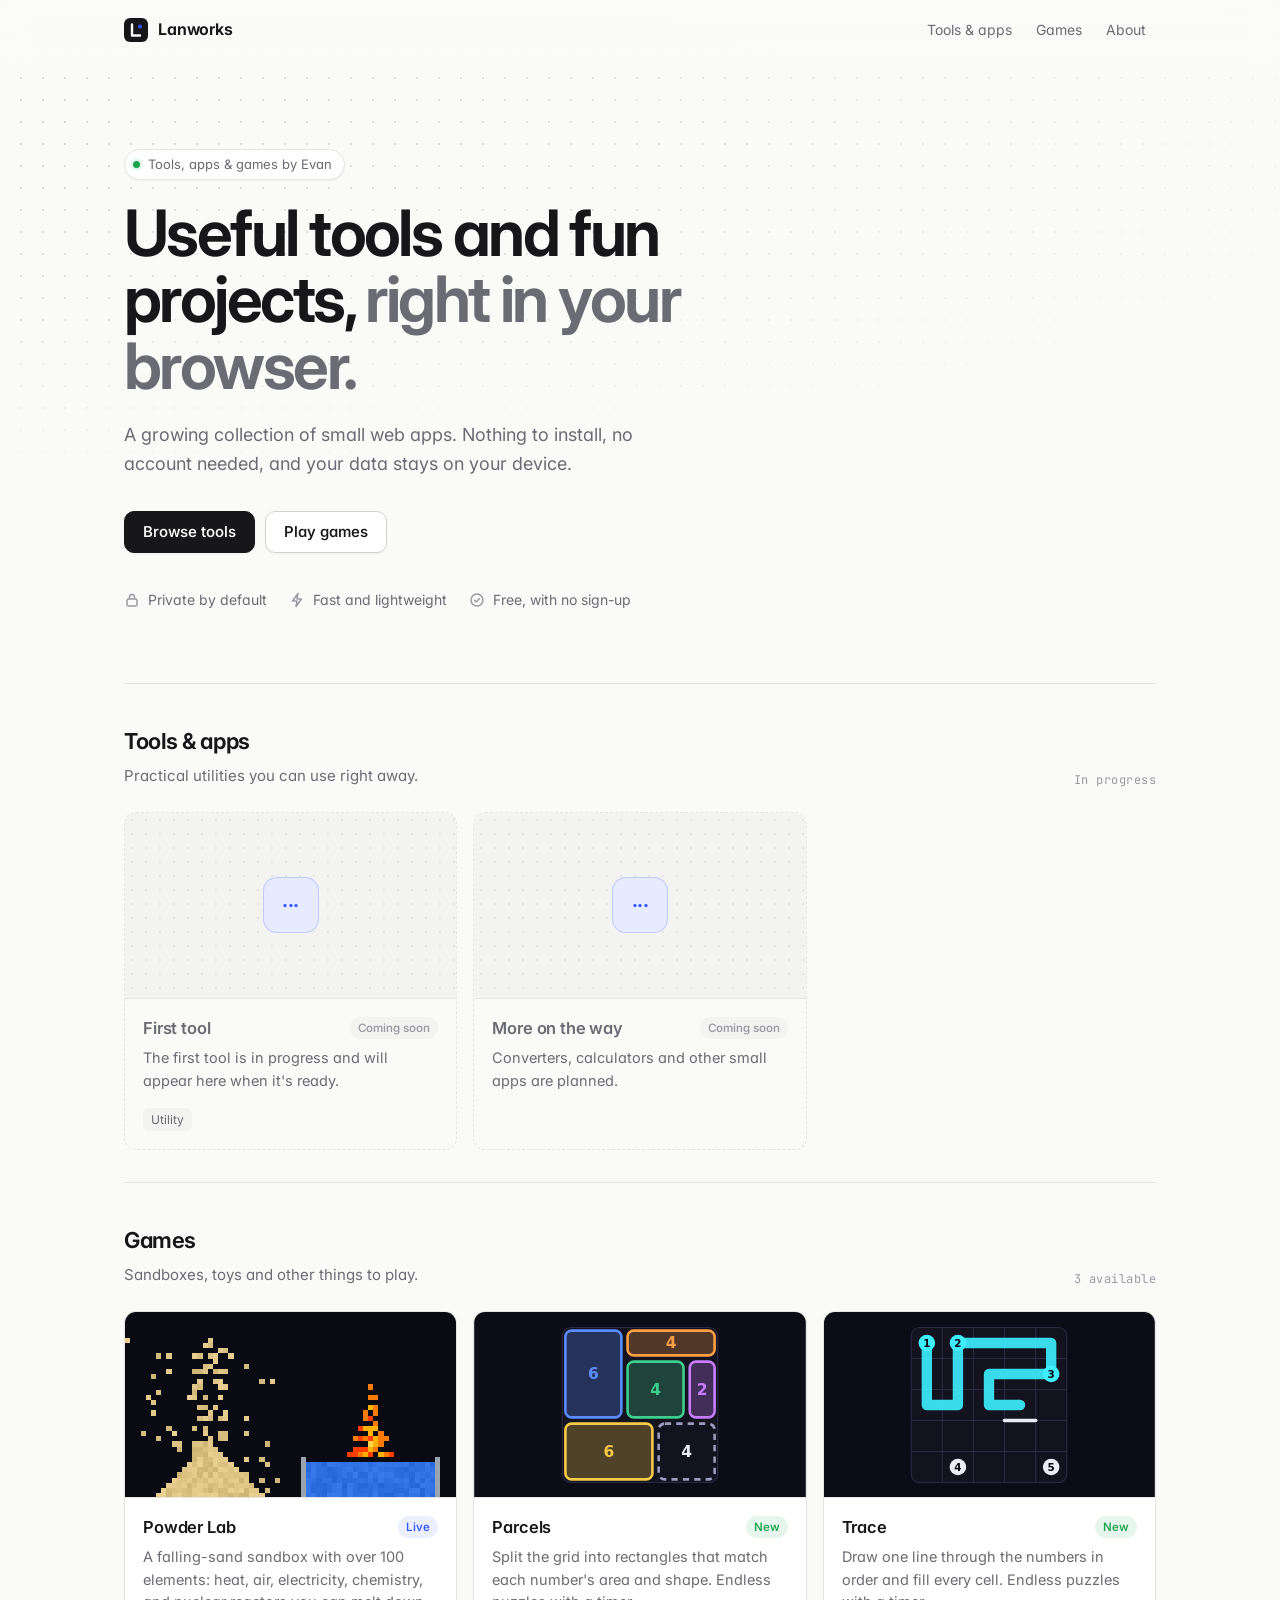
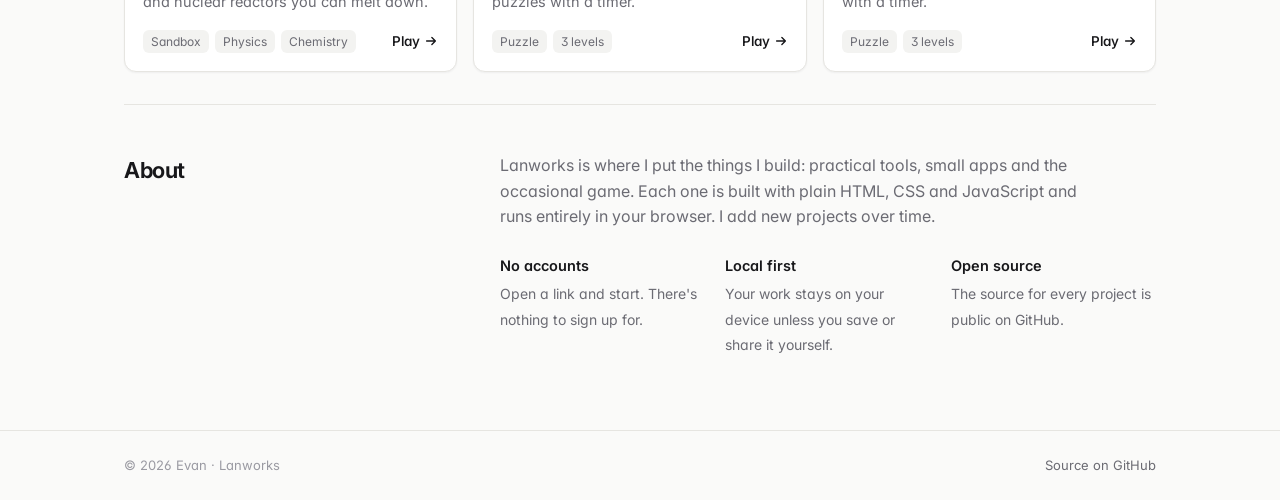
<file: index.html>
<!doctype html>
<html lang="en">
<head>
  <meta charset="utf-8">
  <meta name="viewport" content="width=device-width, initial-scale=1">
  <title>Lanworks</title>
  <meta name="description" content="Lanworks: free web tools, apps and games by Evan. They run in your browser, with no installs and no accounts.">
  <meta name="theme-color" content="#fafaf9" media="(prefers-color-scheme: light)">
  <meta name="theme-color" content="#0e0e10" media="(prefers-color-scheme: dark)">
  <meta property="og:title" content="Lanworks">
  <meta property="og:description" content="Free web tools, apps and games. No installs, no accounts.">
  <meta property="og:type" content="website">
  <link rel="icon" href="assets/img/favicon.svg" type="image/svg+xml">
  <link rel="preconnect" href="https://fonts.googleapis.com">
  <link rel="preconnect" href="https://fonts.gstatic.com" crossorigin>
  <link rel="stylesheet" href="https://fonts.googleapis.com/css2?family=Inter:wght@400;500;600;700&family=JetBrains+Mono:wght@400;500&display=swap">
  <link rel="stylesheet" href="assets/css/tokens.css?v=2">
  <link rel="stylesheet" href="assets/css/site.css?v=2">
  <script src="assets/js/catalog.js?v=4" defer></script>
  <script src="assets/js/site.js?v=2" defer></script>
</head>
<body>
  <header class="site-header" id="top">
    <div class="wrap">
      <a class="logo" href="./" aria-label="Lanworks home">
        <svg width="24" height="24" viewBox="0 0 24 24" aria-hidden="true"><rect width="24" height="24" rx="6" fill="currentColor"/><path d="M8 6.5v11h8" fill="none" stroke="var(--bg)" stroke-width="2.4" stroke-linecap="round" stroke-linejoin="round"/><circle cx="16" cy="8.5" r="2" fill="var(--accent)"/></svg>
        Lanworks
      </a>
      <nav class="nav" id="nav"><a href="#about">About</a></nav>
    </div>
  </header>

  <main class="wrap">
    <section class="hero">
      <p class="eyebrow">Tools, apps &amp; games by Evan</p>
      <h1>Useful tools and fun projects, <em>right in your browser.</em></h1>
      <p class="tagline">A growing collection of small web apps. Nothing to install, no account needed, and your data stays on your device.</p>
      <div class="actions" id="hero-actions">
        <a class="btn btn-primary" href="#tools">Browse tools</a>
        <a class="btn" href="#games">Play games</a>
      </div>
      <ul class="facts">
        <li><svg width="16" height="16" viewBox="0 0 16 16" fill="none" stroke="currentColor" stroke-width="1.5" aria-hidden="true"><rect x="3" y="7" width="10" height="7" rx="1.5"/><path d="M5.5 7V5a2.5 2.5 0 0 1 5 0v2"/></svg>Private by default</li>
        <li><svg width="16" height="16" viewBox="0 0 16 16" fill="none" stroke="currentColor" stroke-width="1.5" aria-hidden="true"><path d="M9 1.5 3.5 9H8l-1 5.5L12.5 7H8z" stroke-linejoin="round"/></svg>Fast and lightweight</li>
        <li><svg width="16" height="16" viewBox="0 0 16 16" fill="none" stroke="currentColor" stroke-width="1.5" aria-hidden="true"><circle cx="8" cy="8" r="6"/><path d="M5.5 8.2 7.2 10l3.3-3.5" stroke-linecap="round" stroke-linejoin="round"/></svg>Free, with no sign-up</li>
      </ul>
    </section>

    <div id="catalog">
      <noscript>
        <section class="shelf"><h2>Games</h2><p><a href="games/powder/">Powder Lab</a></p></section>
      </noscript>
    </div>

    <section class="about" id="about">
      <h2>About</h2>
      <div>
        <p>Lanworks is where I put the things I build: practical tools, small apps and the occasional game. Each one is built with plain HTML, CSS and JavaScript and runs entirely in your browser. I add new projects over time.</p>
        <ul class="principles">
          <li><b>No accounts</b><span>Open a link and start. There's nothing to sign up for.</span></li>
          <li><b>Local first</b><span>Your work stays on your device unless you save or share it yourself.</span></li>
          <li><b>Open source</b><span>The source for every project is public on GitHub.</span></li>
        </ul>
      </div>
    </section>
  </main>

  <footer class="site-footer">
    <div class="wrap">
      <span>&copy; <span id="year">2026</span> Evan &middot; Lanworks</span>
      <a href="https://github.com/EvanLAN1337/evan-test-stuff">Source on GitHub</a>
    </div>
  </footer>
</body>
</html>
</file>
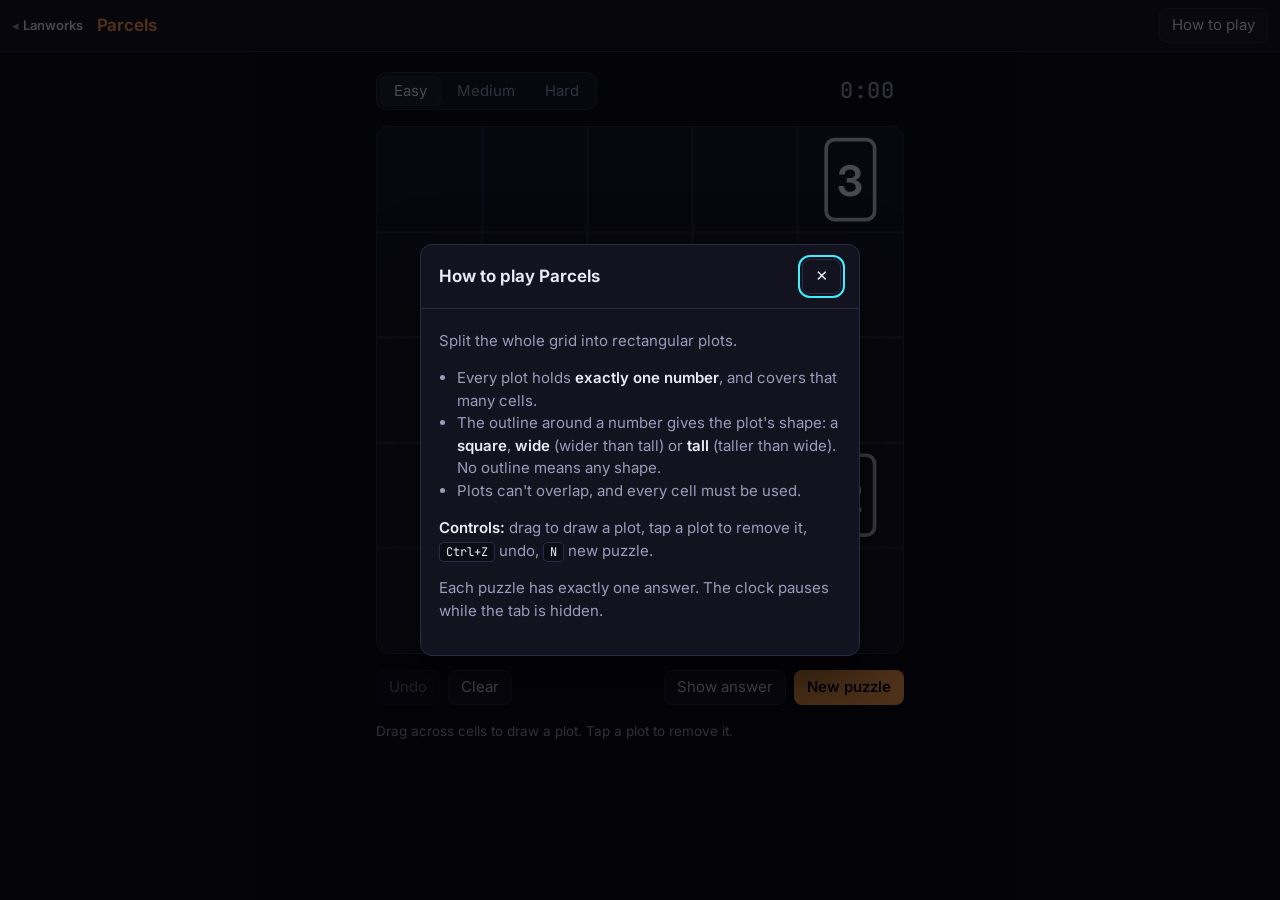
<file: games/parcels/index.html>
<!doctype html>
<html lang="en">
<head>
  <meta charset="utf-8">
  <meta name="viewport" content="width=device-width, initial-scale=1, viewport-fit=cover">
  <title>Parcels · Lanworks</title>
  <meta name="description" content="Endless rectangle puzzle: split the grid into plots that match each number's area and shape.">
  <meta name="theme-color" content="#07070d">
  <link rel="icon" href="../../assets/img/favicon.svg" type="image/svg+xml">
  <link rel="preconnect" href="https://fonts.googleapis.com">
  <link rel="preconnect" href="https://fonts.gstatic.com" crossorigin>
  <link rel="stylesheet" href="https://fonts.googleapis.com/css2?family=Inter:wght@400;500;600;700&family=JetBrains+Mono:wght@400;500&display=swap">
  <link rel="stylesheet" href="../../assets/css/game.css">
  <link rel="stylesheet" href="../../assets/css/puzzle.css">
  <style>:root { --accent-game: #ff9f43; }</style>
  <script type="module" src="js/main.js"></script>
</head>
<body>
  <header class="topbar">
    <a class="home" href="../../" title="Back to Lanworks">&#9666; <b>Lanworks</b></a>
    <h1 class="title">Parcels</h1>
    <button type="button" class="tb" id="btn-help">How to play</button>
  </header>

  <main class="pz">
    <div class="pz-bar">
      <div class="seg" id="levels" role="group" aria-label="Difficulty">
        <button type="button" data-level="easy">Easy</button>
        <button type="button" data-level="medium">Medium</button>
        <button type="button" data-level="hard">Hard</button>
      </div>
      <div class="clock" aria-live="off"><span id="time">0:00</span><span id="best" class="best"></span></div>
    </div>

    <div class="board-wrap">
      <svg id="board" class="board" role="img" aria-label="Puzzle grid"></svg>
      <div class="win" id="win" hidden><div class="win-card"></div></div>
    </div>

    <div class="pz-actions">
      <button type="button" class="tb" id="btn-undo" title="Undo (Ctrl+Z)">Undo</button>
      <button type="button" class="tb" id="btn-reset">Clear</button>
      <span class="spacer"></span>
      <button type="button" class="tb" id="btn-reveal">Show answer</button>
      <button type="button" class="tb primary" id="btn-new" title="New puzzle (N)">New puzzle</button>
    </div>
    <p class="tip">Drag across cells to draw a plot. Tap a plot to remove it.</p>
    <noscript><p class="tip">Parcels needs JavaScript.</p></noscript>
  </main>

  <dialog id="help" class="dlg">
    <form method="dialog">
      <header class="dlg-head">
        <h2>How to play Parcels</h2>
        <button class="tb" value="close" aria-label="Close">&#10005;</button>
      </header>
      <div class="dlg-body">
        <p>Split the whole grid into rectangular plots.</p>
        <ul>
          <li>Every plot holds <b>exactly one number</b>, and covers that many cells.</li>
          <li>The outline around a number gives the plot's shape: a <b>square</b>, <b>wide</b> (wider than tall) or <b>tall</b> (taller than wide). No outline means any shape.</li>
          <li>Plots can't overlap, and every cell must be used.</li>
        </ul>
        <p><b>Controls:</b> drag to draw a plot, tap a plot to remove it, <kbd>Ctrl+Z</kbd> undo, <kbd>N</kbd> new puzzle.</p>
        <p>Each puzzle has exactly one answer. The clock pauses while the tab is hidden.</p>
      </div>
    </form>
  </dialog>
</body>
</html>
</file>
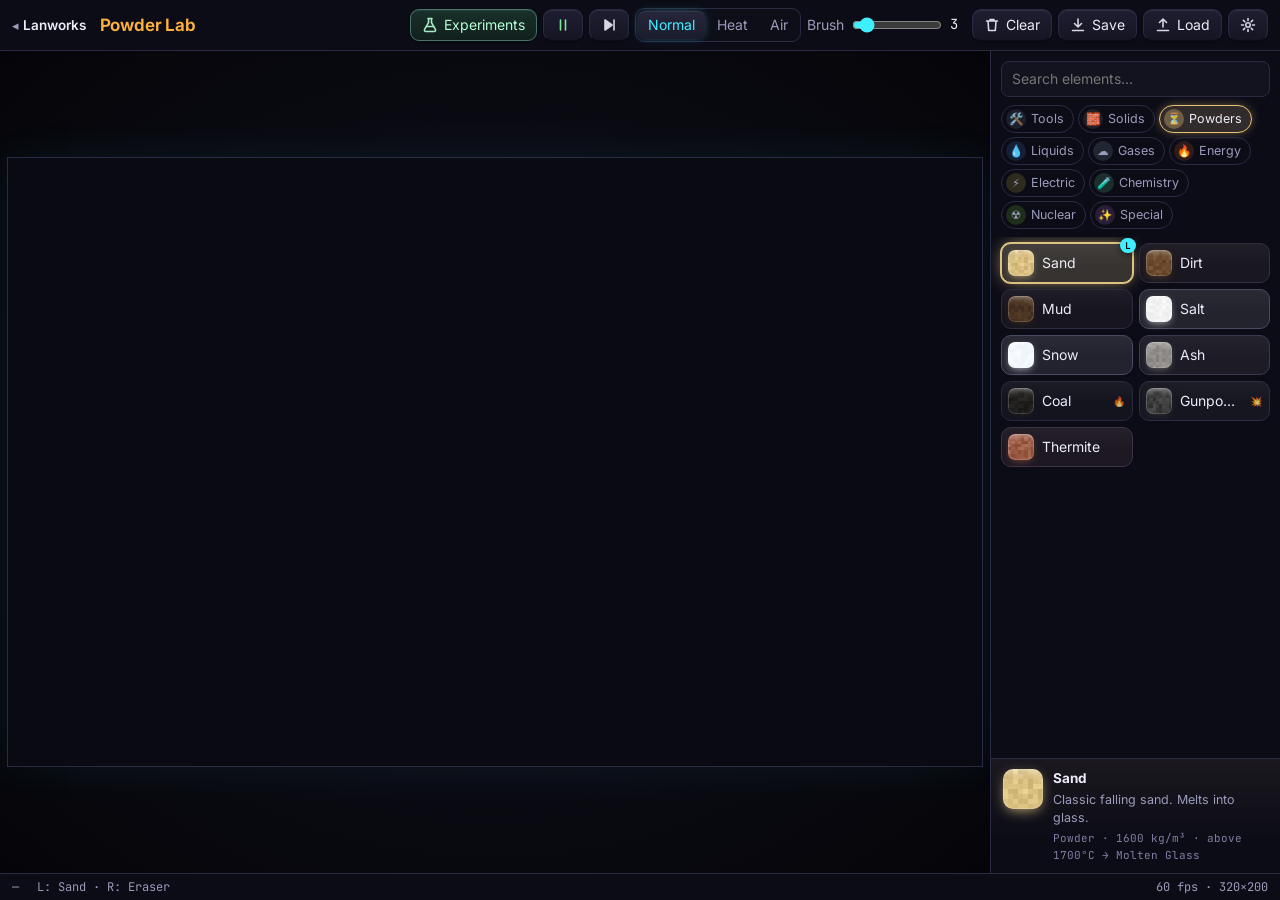
<file: games/powder/index.html>
<!doctype html>
<html lang="en">
<head>
  <meta charset="utf-8">
  <meta name="viewport" content="width=device-width, initial-scale=1, viewport-fit=cover">
  <title>Powder Lab · Lanworks</title>
  <meta name="description" content="Falling-sand physics sandbox with heat, air pressure, fire and electricity.">
  <meta name="theme-color" content="#07070d">
  <link rel="icon" href="../../assets/img/favicon.svg" type="image/svg+xml">
  <link rel="preconnect" href="https://fonts.googleapis.com">
  <link rel="preconnect" href="https://fonts.gstatic.com" crossorigin>
  <link rel="stylesheet" href="https://fonts.googleapis.com/css2?family=Inter:wght@400;500;600;700&family=JetBrains+Mono:wght@400;500&display=swap">
  <link rel="stylesheet" href="../../assets/css/game.css">
  <link rel="stylesheet" href="css/powder.css?v=2">
  <script type="module" src="js/main.js?v=2"></script>
</head>
<body>
  <header class="topbar">
    <a class="home" href="../../" title="Back to Lanworks">&#9666; <b>Lanworks</b></a>
    <h1 class="title">Powder Lab</h1>
    <div class="controls">
      <button type="button" id="btn-lab" class="tb lab" title="Ready-made experiments"><svg class="ico" width="16" height="16" viewBox="0 0 16 16" fill="none" stroke="currentColor" stroke-width="1.6" stroke-linecap="round" stroke-linejoin="round" aria-hidden="true"><path d="M6 1.5h4M6.5 1.5v4.2L2.6 12.4A1.4 1.4 0 0 0 3.8 14.5h8.4a1.4 1.4 0 0 0 1.2-2.1L9.5 5.7V1.5"/><path d="M4.4 9.5h7.2"/></svg><span>Experiments</span></button>
      <button type="button" id="btn-play" class="tb play" title="Pause (Space)" aria-label="Pause"><svg class="ico i-pause" width="16" height="16" viewBox="0 0 16 16" fill="none" stroke="currentColor" stroke-width="1.6" stroke-linecap="round" stroke-linejoin="round" aria-hidden="true"><path d="M5.5 3v10M10.5 3v10"/></svg><svg class="ico i-play" width="16" height="16" viewBox="0 0 16 16" fill="none" stroke="currentColor" stroke-width="1.6" stroke-linecap="round" stroke-linejoin="round" aria-hidden="true"><path d="M5 2.8v10.4L13 8z" fill="currentColor"/></svg></button>
      <button type="button" id="btn-step" class="tb" title="Step one frame (F)" aria-label="Step"><svg class="ico" width="16" height="16" viewBox="0 0 16 16" fill="none" stroke="currentColor" stroke-width="1.6" stroke-linecap="round" stroke-linejoin="round" aria-hidden="true"><path d="M4 3v10l7-5z" fill="currentColor"/><path d="M13 3v10"/></svg></button>
      <div class="seg" role="group" aria-label="View">
        <button type="button" data-view="normal" title="Normal view (1)">Normal</button>
        <button type="button" data-view="heat" title="Temperature view (2)">Heat</button>
        <button type="button" data-view="air" title="Air pressure view (3)">Air</button>
      </div>
      <label class="brush" title="Brush size ([ / ] or mouse wheel)">Brush
        <input id="brush" type="range" min="0" max="30" value="3"><output id="brush-val">3</output>
      </label>
      <button type="button" id="btn-clear" class="tb danger" title="Clear everything"><svg class="ico" width="16" height="16" viewBox="0 0 16 16" fill="none" stroke="currentColor" stroke-width="1.6" stroke-linecap="round" stroke-linejoin="round" aria-hidden="true"><path d="M2.5 4h11M6 4V2.5h4V4M4 4l.7 9.5h6.6L12 4"/></svg><span>Clear</span></button>
      <button type="button" id="btn-save" class="tb" title="Save scene to a file (Ctrl+S)"><svg class="ico" width="16" height="16" viewBox="0 0 16 16" fill="none" stroke="currentColor" stroke-width="1.6" stroke-linecap="round" stroke-linejoin="round" aria-hidden="true"><path d="M8 2v8M4.5 6.5 8 10l3.5-3.5M2.5 13.5h11"/></svg><span>Save</span></button>
      <button type="button" id="btn-load" class="tb" title="Load a scene file (Ctrl+O)"><svg class="ico" width="16" height="16" viewBox="0 0 16 16" fill="none" stroke="currentColor" stroke-width="1.6" stroke-linecap="round" stroke-linejoin="round" aria-hidden="true"><path d="M8 10V2M4.5 5.5 8 2l3.5 3.5M2.5 13.5h11"/></svg><span>Load</span></button>
      <input id="file" type="file" accept=".powder" hidden>
      <button type="button" id="btn-settings" class="tb" title="Settings &amp; controls" aria-label="Settings"><svg class="ico" width="16" height="16" viewBox="0 0 16 16" fill="none" stroke="currentColor" stroke-width="1.6" stroke-linecap="round" stroke-linejoin="round" aria-hidden="true"><circle cx="8" cy="8" r="2.2"/><path d="M8 1.5v2M8 12.5v2M1.5 8h2M12.5 8h2M3.4 3.4l1.4 1.4M11.2 11.2l1.4 1.4M3.4 12.6l1.4-1.4M11.2 4.8l1.4-1.4"/></svg></button>
    </div>
  </header>

  <div class="workspace">
    <main class="stage" id="stage">
      <canvas id="canvas" aria-label="Simulation canvas"></canvas>
      <div id="cursor" class="cursor" hidden></div>
      <div id="toast" class="toast" role="status" aria-live="polite"></div>
      <noscript><p class="noscript">Powder Lab needs JavaScript.</p></noscript>
    </main>

    <aside class="palette" id="palette" aria-label="Elements">
      <div class="palette-head"><input type="search" placeholder="Search elements..." aria-label="Search elements"></div>
      <nav class="cat-tabs" role="tablist"></nav>
      <div class="items"></div>
      <p class="item-desc"></p>
    </aside>
  </div>

  <footer class="statusbar">
    <span id="hover">&mdash;</span>
    <span id="selected"></span>
    <span id="fps"></span>
  </footer>

  <dialog id="experiments" class="dlg lab-dlg">
    <form method="dialog">
      <header class="dlg-head">
        <h2>Experiments</h2>
        <button class="tb" value="close" aria-label="Close">&#10005;</button>
      </header>
      <p class="lab-note">Each one clears the world and sets up something to watch. Poke at it!</p>
      <div id="experiment-list" class="exp-list"></div>
    </form>
  </dialog>

  <dialog id="settings" class="dlg">
    <form method="dialog">
      <header class="dlg-head">
        <h2>Settings</h2>
        <button class="tb" value="close" aria-label="Close">&#10005;</button>
      </header>
      <div id="settings-body" class="dlg-body"></div>
      <section class="help">
        <h3>Controls</h3>
        <ul>
          <li><kbd>Left</kbd> draw selected &middot; <kbd>Right</kbd> erase (right-click an element to put it on the right button)</li>
          <li><kbd>Middle</kbd> pick element &middot; <kbd>Wheel</kbd> / <kbd>[</kbd> <kbd>]</kbd> brush size</li>
          <li><kbd>Space</kbd> pause &middot; <kbd>F</kbd> step &middot; <kbd>1</kbd><kbd>2</kbd><kbd>3</kbd> views &middot; <kbd>E</kbd> eraser</li>
          <li><kbd>Ctrl+S</kbd> save &middot; <kbd>Ctrl+O</kbd> load &middot; or drop a .powder file on the canvas</li>
        </ul>
        <h3>Nuclear basics</h3>
        <ul>
          <li>Uranium gives off the odd <b>neutron</b>. A neutron that hits more uranium can split it: heat plus 2&ndash;3 new neutrons.</li>
          <li><b>Water</b>, <b>heavy water</b> and <b>graphite</b> slow neutrons down (they turn violet), and slow ones split fuel far more often.</li>
          <li><b>Control rods</b>, <b>boron</b>, <b>lead</b> and <b>concrete</b> soak neutrons up; <b>beryllium</b> bounces them back.</li>
          <li>Wire a <b>Geiger counter</b> or <b>thermostat</b> to <b>auto rods</b> to build a reactor that runs itself. Try Experiments &rarr; reactor.</li>
        </ul>
      </section>
      <footer class="dlg-foot">
        <button type="button" class="tb" id="settings-reset">Reset to defaults</button>
        <button class="tb primary" value="close">Done</button>
      </footer>
    </form>
  </dialog>
</body>
</html>
</file>
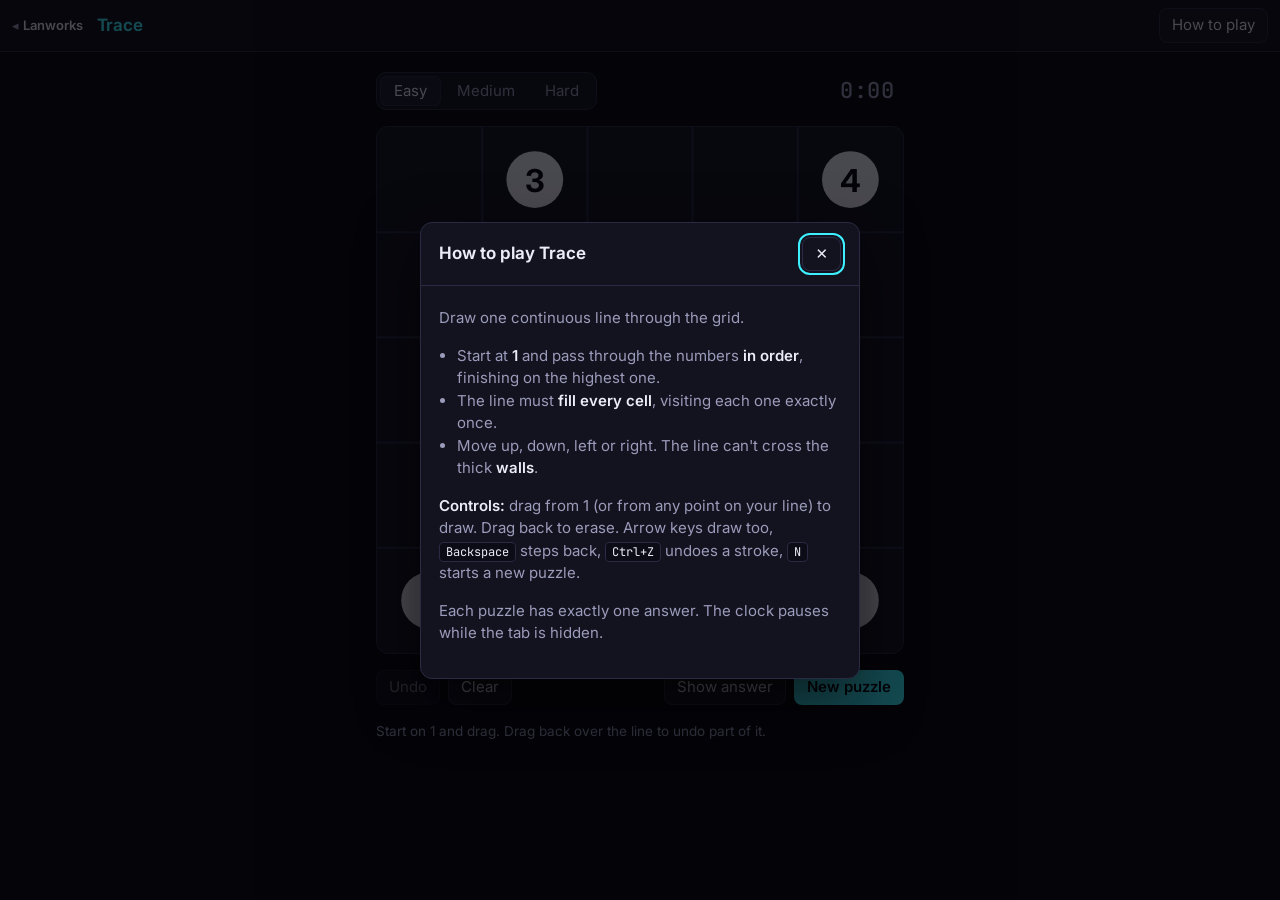
<file: games/trace/index.html>
<!doctype html>
<html lang="en">
<head>
  <meta charset="utf-8">
  <meta name="viewport" content="width=device-width, initial-scale=1, viewport-fit=cover">
  <title>Trace · Lanworks</title>
  <meta name="description" content="Endless path puzzle: draw one line through the numbers in order that fills every cell.">
  <meta name="theme-color" content="#07070d">
  <link rel="icon" href="../../assets/img/favicon.svg" type="image/svg+xml">
  <link rel="preconnect" href="https://fonts.googleapis.com">
  <link rel="preconnect" href="https://fonts.gstatic.com" crossorigin>
  <link rel="stylesheet" href="https://fonts.googleapis.com/css2?family=Inter:wght@400;500;600;700&family=JetBrains+Mono:wght@400;500&display=swap">
  <link rel="stylesheet" href="../../assets/css/game.css">
  <link rel="stylesheet" href="../../assets/css/puzzle.css">
  <style>:root { --accent-game: #3ef0ff; }</style>
  <script type="module" src="js/main.js"></script>
</head>
<body>
  <header class="topbar">
    <a class="home" href="../../" title="Back to Lanworks">&#9666; <b>Lanworks</b></a>
    <h1 class="title">Trace</h1>
    <button type="button" class="tb" id="btn-help">How to play</button>
  </header>

  <main class="pz">
    <div class="pz-bar">
      <div class="seg" id="levels" role="group" aria-label="Difficulty">
        <button type="button" data-level="easy">Easy</button>
        <button type="button" data-level="medium">Medium</button>
        <button type="button" data-level="hard">Hard</button>
      </div>
      <div class="clock" aria-live="off"><span id="time">0:00</span><span id="best" class="best"></span></div>
    </div>

    <div class="board-wrap">
      <svg id="board" class="board" role="img" aria-label="Puzzle grid"></svg>
      <div class="win" id="win" hidden><div class="win-card"></div></div>
    </div>

    <div class="pz-actions">
      <button type="button" class="tb" id="btn-undo" title="Undo last stroke (Ctrl+Z)">Undo</button>
      <button type="button" class="tb" id="btn-reset">Clear</button>
      <span class="spacer"></span>
      <button type="button" class="tb" id="btn-reveal">Show answer</button>
      <button type="button" class="tb primary" id="btn-new" title="New puzzle (N)">New puzzle</button>
    </div>
    <p class="tip">Start on 1 and drag. Drag back over the line to undo part of it.</p>
    <noscript><p class="tip">Trace needs JavaScript.</p></noscript>
  </main>

  <dialog id="help" class="dlg">
    <form method="dialog">
      <header class="dlg-head">
        <h2>How to play Trace</h2>
        <button class="tb" value="close" aria-label="Close">&#10005;</button>
      </header>
      <div class="dlg-body">
        <p>Draw one continuous line through the grid.</p>
        <ul>
          <li>Start at <b>1</b> and pass through the numbers <b>in order</b>, finishing on the highest one.</li>
          <li>The line must <b>fill every cell</b>, visiting each one exactly once.</li>
          <li>Move up, down, left or right. The line can't cross the thick <b>walls</b>.</li>
        </ul>
        <p><b>Controls:</b> drag from 1 (or from any point on your line) to draw. Drag back to erase. Arrow keys draw too, <kbd>Backspace</kbd> steps back, <kbd>Ctrl+Z</kbd> undoes a stroke, <kbd>N</kbd> starts a new puzzle.</p>
        <p>Each puzzle has exactly one answer. The clock pauses while the tab is hidden.</p>
      </div>
    </form>
  </dialog>
</body>
</html>
</file>
<file: assets/css/tokens.css>
/* Shared design tokens for the hub and any light-themed tool page.
   Game pages use game.css instead (dark palette, same fonts). */
:root {
  color-scheme: light dark;

  --bg: #fafaf9;
  --bg-2: #f3f3f1;
  --surface: #ffffff;
  --line: #e6e5e1;
  --line-strong: #d4d3ce;
  --text: #17171a;
  --muted: #6b6b73;
  --faint: #9a9aa2;

  --accent: #3355ff;
  --accent-ink: #ffffff;
  --accent-soft: rgba(51, 85, 255, .09);
  --ok: #16a34a;
  --ok-soft: rgba(22, 163, 74, .1);
  --warn: #c2700c;
  --warn-soft: rgba(194, 112, 12, .1);

  --shadow-sm: 0 1px 2px rgba(20, 20, 30, .05);
  --shadow-lg: 0 1px 2px rgba(20, 20, 30, .04), 0 12px 32px -12px rgba(20, 20, 30, .16);

  --radius: 12px;
  --radius-sm: 8px;
  --font-body: "Inter", system-ui, -apple-system, "Segoe UI", Roboto, sans-serif;
  --font-display: var(--font-body);
  --font-mono: "JetBrains Mono", ui-monospace, "Cascadia Mono", Consolas, monospace;
}

@media (prefers-color-scheme: dark) {
  :root {
    --bg: #0e0e10;
    --bg-2: #141417;
    --surface: #17171b;
    --line: #26262c;
    --line-strong: #34343b;
    --text: #ededf0;
    --muted: #9d9da6;
    --faint: #6c6c75;

    --accent: #7b93ff;
    --accent-ink: #0e0e10;
    --accent-soft: rgba(123, 147, 255, .12);
    --ok: #4ade80;
    --ok-soft: rgba(74, 222, 128, .12);
    --warn: #f0a548;
    --warn-soft: rgba(240, 165, 72, .12);

    --shadow-sm: 0 1px 2px rgba(0, 0, 0, .3);
    --shadow-lg: 0 1px 2px rgba(0, 0, 0, .3), 0 16px 40px -16px rgba(0, 0, 0, .6);
  }
}

[hidden] { display: none !important; }
</file>
<file: assets/css/site.css>
*, *::before, *::after { box-sizing: border-box; }
html { scroll-behavior: smooth; scroll-padding-top: 72px; }
body {
  margin: 0;
  min-height: 100vh;
  background: var(--bg);
  color: var(--text);
  font: 16px/1.6 var(--font-body);
  font-feature-settings: "cv11", "ss01";
  -webkit-font-smoothing: antialiased;
  overflow-x: hidden;
}
a { color: inherit; }
:focus-visible { outline: 2px solid var(--accent); outline-offset: 2px; }
@media (prefers-reduced-motion: reduce) { html { scroll-behavior: auto; } }

.wrap { max-width: 1080px; margin: 0 auto; padding: 0 24px; }

/* ---- Header ---- */
.site-header { position: sticky; top: 0; z-index: 10;
  background: color-mix(in srgb, var(--bg) 82%, transparent);
  -webkit-backdrop-filter: saturate(1.4) blur(12px); backdrop-filter: saturate(1.4) blur(12px);
  border-bottom: 1px solid transparent; transition: border-color .2s; }
.site-header.scrolled { border-bottom-color: var(--line); }
.site-header .wrap { display: flex; align-items: center; justify-content: space-between; gap: 16px; height: 60px; }
.logo { display: inline-flex; align-items: center; gap: 10px; font-weight: 650; font-size: 16px; letter-spacing: -.01em; text-decoration: none; }
.logo svg { width: 24px; height: 24px; flex: none; }
.nav { display: flex; gap: 4px; font-size: 14px; }
.nav a { padding: 6px 10px; border-radius: var(--radius-sm); text-decoration: none; color: var(--muted); transition: color .15s, background .15s; }
.nav a:hover { color: var(--text); background: var(--bg-2); }

/* ---- Hero ---- */
.hero { position: relative; padding: 88px 0 72px; }
.hero::before { content: ""; position: absolute; inset: -60px -100vw 0; z-index: -1; pointer-events: none;
  background-image: radial-gradient(var(--line-strong) 1px, transparent 1px); background-size: 22px 22px;
  -webkit-mask-image: radial-gradient(ellipse 60% 70% at 30% 20%, #000, transparent 75%);
          mask-image: radial-gradient(ellipse 60% 70% at 30% 20%, #000, transparent 75%); }
.eyebrow { display: inline-flex; align-items: center; gap: 8px; margin: 0 0 20px; padding: 4px 12px 4px 8px;
  border: 1px solid var(--line); border-radius: 999px; background: var(--surface); box-shadow: var(--shadow-sm);
  color: var(--muted); font-size: 13px; }
.eyebrow::before { content: ""; width: 7px; height: 7px; border-radius: 50%; background: var(--ok);
  box-shadow: 0 0 0 3px var(--ok-soft); }
.hero h1 { max-width: 760px; margin: 0; font-size: clamp(38px, 6.4vw, 64px); line-height: 1.04; font-weight: 650; letter-spacing: -.04em; }
.hero h1 em { font-style: normal; color: var(--muted); }
.tagline { max-width: 560px; margin: 22px 0 32px; color: var(--muted); font-size: 18px; }
.actions { display: flex; flex-wrap: wrap; gap: 10px; }
.btn { display: inline-flex; align-items: center; gap: 8px; height: 42px; padding: 0 18px; border-radius: 10px;
  border: 1px solid var(--line-strong); background: var(--surface); box-shadow: var(--shadow-sm);
  font-size: 15px; font-weight: 550; text-decoration: none; transition: background .15s, border-color .15s, transform .15s; }
.btn:hover { border-color: var(--faint); }
.btn:active { transform: translateY(1px); }
.btn-primary { background: var(--text); border-color: var(--text); color: var(--bg); }
.btn-primary:hover { background: color-mix(in srgb, var(--text) 86%, var(--bg)); border-color: transparent; }
.facts { display: flex; flex-wrap: wrap; gap: 8px 22px; margin: 36px 0 0; padding: 0; list-style: none; color: var(--muted); font-size: 14px; }
.facts li { display: inline-flex; align-items: center; gap: 8px; }
.facts svg { width: 16px; height: 16px; color: var(--faint); }

/* ---- Shelves & cards ---- */
.shelf { padding: 40px 0 32px; border-top: 1px solid var(--line); }
.shelf-head { display: flex; align-items: end; justify-content: space-between; gap: 8px 24px; flex-wrap: wrap; margin-bottom: 24px; }
.shelf-head h2, .about h2 { margin: 0; font-size: 22px; font-weight: 650; letter-spacing: -.02em; }
.shelf-head p { margin: 4px 0 0; color: var(--muted); font-size: 15px; }
.count { color: var(--faint); font: 12px var(--font-mono); letter-spacing: .04em; }
.cards { display: grid; grid-template-columns: repeat(auto-fill, minmax(290px, 1fr)); gap: 16px; }

.card { --accent-card: var(--accent); position: relative; display: flex; flex-direction: column;
  background: var(--surface); border: 1px solid var(--line); border-radius: var(--radius);
  box-shadow: var(--shadow-sm); overflow: hidden; text-decoration: none;
  transition: transform .2s ease, border-color .2s, box-shadow .2s; }
a.card:hover, a.card:focus-visible { transform: translateY(-2px); border-color: var(--line-strong); box-shadow: var(--shadow-lg); outline: none; }
a.card:focus-visible { box-shadow: 0 0 0 2px var(--accent), var(--shadow-lg); }
.thumb { aspect-ratio: 16 / 9; background: var(--bg-2); border-bottom: 1px solid var(--line);
  display: grid; place-items: center; overflow: hidden; }
.thumb img { width: 100%; height: 100%; object-fit: cover; display: block; image-rendering: pixelated; transition: transform .4s ease; }
a.card:hover .thumb img { transform: scale(1.03); }
.mono { display: grid; place-items: center; width: 56px; height: 56px; border-radius: 14px;
  background: color-mix(in srgb, var(--accent-card) 12%, var(--surface)); color: var(--accent-card);
  border: 1px solid color-mix(in srgb, var(--accent-card) 22%, transparent);
  font-size: 20px; font-weight: 650; letter-spacing: -.02em; }
.card.soon .thumb { background-image: radial-gradient(var(--line) 1px, transparent 1px); background-size: 14px 14px; }
.card-body { padding: 16px 18px 18px; flex: 1; display: flex; flex-direction: column; }
.card-top { display: flex; align-items: center; justify-content: space-between; gap: 8px; }
.card h3 { margin: 0; font-size: 16.5px; font-weight: 600; letter-spacing: -.01em; }
.card p { margin: 6px 0 0; color: var(--muted); font-size: 14.5px; line-height: 1.55; }
.card-foot { display: flex; align-items: center; justify-content: space-between; gap: 8px; margin-top: auto; padding-top: 16px; }
.tags { display: flex; flex-wrap: wrap; gap: 6px; margin: 0; padding: 0; list-style: none; }
.tags li { font-size: 12px; color: var(--muted); background: var(--bg-2); border-radius: 6px; padding: 2px 8px; }
.go { flex: none; display: inline-flex; align-items: center; gap: 4px; font-size: 13.5px; font-weight: 550; color: var(--text); }
.go svg { width: 14px; height: 14px; transition: transform .2s; }
a.card:hover .go svg { transform: translateX(3px); }
.badge { flex: none; font-size: 11.5px; font-weight: 550; padding: 2px 8px; border-radius: 999px;
  background: var(--accent-soft); color: var(--accent); }
.badge-new { background: var(--ok-soft); color: var(--ok); }
.badge-beta { background: var(--warn-soft); color: var(--warn); }
.badge-soon { background: var(--bg-2); color: var(--faint); }
.card.soon { box-shadow: none; border-style: dashed; background: transparent; }
.card.soon h3 { color: var(--muted); }

/* ---- About ---- */
.about { display: grid; grid-template-columns: 1fr 2fr; gap: 24px 48px; padding: 48px 0 72px; border-top: 1px solid var(--line); }
.about p { margin: 0 0 24px; color: var(--muted); max-width: 600px; }
.principles { display: grid; grid-template-columns: repeat(3, 1fr); gap: 20px; margin: 0; padding: 0; list-style: none; }
.principles b { display: block; margin-bottom: 4px; font-size: 14.5px; font-weight: 600; }
.principles span { color: var(--muted); font-size: 14px; line-height: 1.5; }

.site-footer { border-top: 1px solid var(--line); color: var(--faint); font-size: 13px; }
.site-footer .wrap { display: flex; justify-content: space-between; gap: 12px; flex-wrap: wrap; padding: 24px; }
.site-footer a { color: var(--muted); text-decoration: none; }
.site-footer a:hover { color: var(--text); }

.logo, .nav a { white-space: nowrap; }

@media (max-width: 760px) {
  .about { grid-template-columns: 1fr; }
  .principles { grid-template-columns: 1fr; gap: 14px; }
}
@media (max-width: 560px) {
  .wrap { padding: 0 16px; }
  .site-footer .wrap { padding: 20px 16px; }
  .hero { padding: 56px 0 48px; }
  .tagline { font-size: 16.5px; }
  .cards { grid-template-columns: 1fr; }
  .nav a { padding: 6px 8px; font-size: 13.5px; }
}
@media (max-width: 380px) {
  .nav a[href="#about"] { display: none; }
}
</file>
<file: assets/css/game.css>
/* Design tokens for game pages: dark palette, same type as the hub (tokens.css). */
:root {
  color-scheme: dark;

  --bg: #07070d;
  --bg-2: #0c0c17;
  --surface: #13131f;
  --surface-2: #1b1b2c;
  --line: #2a2a44;
  --text: #ececf7;
  --muted: #9b9bbb;

  --neon-1: #3ef0ff; /* cyan */
  --neon-2: #ff3ec8; /* magenta */
  --neon-3: #b6ff3e; /* lime */
  --warn: #ffb13e;   /* amber */

  --radius: 12px;
  --font-body: "Inter", system-ui, -apple-system, "Segoe UI", Roboto, sans-serif;
  --font-display: var(--font-body);
  --font-mono: "JetBrains Mono", ui-monospace, "Cascadia Mono", Consolas, monospace;
}

[hidden] { display: none !important; }
</file>
<file: assets/css/puzzle.css>
/* Shared layout for grid puzzle pages (Parcels, Trace). Load after game.css. */
*, *::before, *::after { box-sizing: border-box; }
html, body { margin: 0; min-height: 100%; }
body { min-height: 100dvh; display: flex; flex-direction: column; background: var(--bg); color: var(--text);
  font: 15px/1.5 var(--font-body); -webkit-font-smoothing: antialiased; }
button { font: inherit; color: inherit; }
:focus-visible { outline: 2px solid var(--neon-1); outline-offset: 2px; }

.topbar { display: flex; align-items: center; gap: 14px; padding: 8px 12px; background: var(--bg-2); border-bottom: 1px solid var(--line); }
.home { color: var(--muted); text-decoration: none; font-size: 13px; white-space: nowrap; }
.home b { font-weight: 600; color: var(--text); }
.title { margin: 0; font-size: 17px; font-weight: 650; letter-spacing: -.01em; color: var(--accent-game, var(--neon-1)); }
.topbar .tb { margin-left: auto; }

.tb { min-height: 34px; padding: 5px 12px; background: var(--surface); border: 1px solid var(--line); border-radius: 8px; cursor: pointer; }
.tb:hover:not(:disabled) { border-color: var(--muted); }
.tb:disabled { opacity: .45; cursor: default; }
.tb.primary { background: var(--accent-game, var(--neon-1)); border-color: transparent; color: var(--bg); font-weight: 600; }
.tb.primary:hover { filter: brightness(1.08); }

.seg { display: inline-flex; padding: 3px; gap: 2px; background: var(--surface); border: 1px solid var(--line); border-radius: 10px; }
.seg button { min-height: 30px; padding: 4px 14px; background: transparent; border: 0; border-radius: 7px; color: var(--muted); cursor: pointer; }
.seg button:hover { color: var(--text); }
.seg button.on { background: var(--surface-2); color: var(--text); box-shadow: inset 0 0 0 1px var(--line); }

.pz { flex: 1; width: 100%; max-width: 560px; margin: 0 auto; padding: 20px 16px 32px; display: flex; flex-direction: column; gap: 16px; }
.pz-bar { display: flex; align-items: center; justify-content: space-between; gap: 12px; flex-wrap: wrap; }
.clock { display: flex; align-items: baseline; gap: 10px; font-family: var(--font-mono); }
.clock #time { font-size: 22px; font-weight: 500; letter-spacing: .02em; font-variant-numeric: tabular-nums; }
.clock .best { color: var(--muted); font-size: 12.5px; }
.clock.paused #time { color: var(--muted); }

.board-wrap { position: relative; width: 100%; aspect-ratio: 1; }
.board { display: block; width: 100%; height: 100%; touch-action: none; user-select: none; -webkit-user-select: none;
  background: var(--surface); border: 1px solid var(--line); border-radius: var(--radius); }
.board.locked { pointer-events: none; }

.win { position: absolute; inset: 0; display: grid; place-items: center; border-radius: var(--radius);
  background: rgba(7, 7, 13, .62); -webkit-backdrop-filter: blur(3px); backdrop-filter: blur(3px); animation: fade .25s ease; }
.win-card { min-width: 240px; padding: 24px 28px; text-align: center; background: var(--surface); border: 1px solid var(--line);
  border-radius: var(--radius); box-shadow: 0 20px 60px rgba(0, 0, 0, .55); }
.win-card h2 { margin: 0 0 6px; font-size: 22px; font-weight: 650; letter-spacing: -.02em; }
.win-card p { margin: 0 0 4px; color: var(--muted); }
.win-card .big { color: var(--text); font: 500 30px var(--font-mono); font-variant-numeric: tabular-nums; }
.win-card .rec { color: var(--neon-3); font-weight: 600; }
.win-card .tb { margin-top: 16px; }
@keyframes fade { from { opacity: 0; } }

.pz-actions { display: flex; gap: 8px; flex-wrap: wrap; }
.pz-actions .spacer { flex: 1; }
.tip { margin: 0; color: var(--muted); font-size: 13.5px; }

.dlg { width: min(440px, calc(100vw - 32px)); padding: 0; background: var(--surface); color: var(--text);
  border: 1px solid var(--line); border-radius: var(--radius); box-shadow: 0 20px 60px rgba(0, 0, 0, .6); }
.dlg::backdrop { background: rgba(3, 3, 8, .7); }
.dlg-head { display: flex; align-items: center; justify-content: space-between; padding: 14px 18px; border-bottom: 1px solid var(--line); }
.dlg-head h2 { margin: 0; font-size: 17px; font-weight: 650; }
.dlg-body { padding: 6px 18px 18px; }
.dlg-body p, .dlg-body li { color: var(--muted); }
.dlg-body b { color: var(--text); font-weight: 600; }
.dlg-body ul { padding-left: 18px; }
kbd { padding: 1px 6px; font: 12px var(--font-mono); background: var(--bg-2); border: 1px solid var(--line); border-radius: 4px; color: var(--text); }

@media (max-width: 420px) {
  .pz { padding: 14px 12px 24px; gap: 12px; }
  .seg button { padding: 4px 10px; }
  .pz-actions .tb { flex: 1; padding: 5px 8px; }
  .pz-actions .spacer { display: none; }
}
</file>
<file: games/powder/css/powder.css>
*, *::before, *::after { box-sizing: border-box; }
html, body { height: 100%; margin: 0; }
body {
  display: grid;
  grid-template-rows: auto 1fr auto;
  height: 100dvh;
  overflow: hidden;
  background: var(--bg);
  color: var(--text);
  font: 14px/1.4 var(--font-body);
  -webkit-tap-highlight-color: transparent;
  user-select: none;
}
button, input, select { font: inherit; color: inherit; }

/* ---- Top bar ---- */
.topbar { display: flex; align-items: center; gap: 8px 14px; flex-wrap: wrap; padding: 8px 12px;
  background: var(--bg-2); border-bottom: 1px solid var(--line); }
.home { color: var(--muted); text-decoration: none; font-size: 13px; white-space: nowrap; }
.home b { font: 600 13.5px var(--font-display); color: var(--text); }
.home:hover b { text-shadow: 0 0 10px rgba(62, 240, 255, .6); }
.title { margin: 0; font: 650 17px var(--font-display); letter-spacing: -.01em; color: var(--warn); }
.controls { display: flex; align-items: center; gap: 6px; flex-wrap: wrap; margin-left: auto; }

.tb { display: inline-flex; align-items: center; gap: 6px; min-height: 32px; padding: 5px 11px; cursor: pointer;
  background: linear-gradient(180deg, #1e1e31, #151523); border: 1px solid var(--line); border-bottom-color: #0c0c15; border-radius: 9px;
  box-shadow: inset 0 1px 0 rgba(255, 255, 255, .07), 0 1px 2px rgba(0, 0, 0, .45);
  transition: border-color .15s, box-shadow .15s, transform .08s, color .15s; }
.tb .ico { flex: none; opacity: .9; }
.tb:hover { border-color: color-mix(in srgb, var(--neon-1) 55%, var(--line));
  box-shadow: inset 0 1px 0 rgba(255, 255, 255, .09), 0 0 0 1px rgba(62, 240, 255, .08), 0 4px 14px -6px rgba(62, 240, 255, .45); }
.tb:active { transform: translateY(1px); box-shadow: inset 0 2px 5px rgba(0, 0, 0, .5); }
.tb:focus-visible, .seg button:focus-visible, .item:focus-visible, .cat-tabs button:focus-visible, .exp:focus-visible { outline: 2px solid var(--neon-1); outline-offset: 1px; }
.tb.on { color: var(--warn); border-color: var(--warn); }
.tb.primary { background: var(--neon-1); color: var(--bg); border-color: var(--neon-1); font-weight: 600; }
.tb.danger:hover { color: #ff8a7a; border-color: #ff5a4a; box-shadow: inset 0 1px 0 rgba(255, 255, 255, .09), 0 4px 14px -6px rgba(255, 90, 74, .6); }
.tb.lab { color: #b7ffd6; border-color: color-mix(in srgb, #7dffb0 35%, var(--line)); background: linear-gradient(180deg, #19302a, #12201d); }
.tb.lab:hover { border-color: #7dffb0; box-shadow: inset 0 1px 0 rgba(255, 255, 255, .09), 0 4px 16px -6px rgba(125, 255, 176, .6); }
/* Play / pause: green while running, amber (and gently pulsing) while paused. */
.tb.play { min-width: 40px; justify-content: center; color: #8dffa8; }
.tb.play .i-play, .tb.play.on .i-pause { display: none; }
.tb.play.on .i-play { display: block; }
.tb.play.on { color: var(--warn); border-color: color-mix(in srgb, var(--warn) 60%, var(--line)); animation: breathe 1.6s ease-in-out infinite; }
@keyframes breathe { 50% { box-shadow: inset 0 1px 0 rgba(255, 255, 255, .07), 0 0 12px -2px rgba(255, 177, 62, .55); } }

.seg { display: inline-flex; padding: 2px; gap: 2px; background: #0e0e19; border: 1px solid var(--line); border-radius: 9px; }
.seg button { min-height: 28px; padding: 4px 10px; background: transparent; border: 0; border-radius: 7px; color: var(--muted); cursor: pointer;
  transition: color .15s, background .15s; }
.seg button:hover { color: var(--text); }
.seg button.on { background: linear-gradient(180deg, #26263c, #1c1c2e); color: var(--neon-1);
  box-shadow: inset 0 1px 0 rgba(255, 255, 255, .08), 0 0 10px -3px rgba(62, 240, 255, .6); }

.brush { display: inline-flex; align-items: center; gap: 6px; color: var(--muted); }
.brush input { width: 90px; accent-color: var(--neon-1); }
.brush output { min-width: 2ch; color: var(--text); font-family: var(--font-mono); }

/* ---- Workspace ---- */
.workspace { display: grid; grid-template-columns: minmax(0, 1fr) 290px; min-height: 0; }
.stage { position: relative; display: flex; align-items: center; justify-content: center; min-width: 0; min-height: 0; overflow: hidden;
  background: radial-gradient(ellipse at center, #10101e, #050509); }
#canvas { display: block; image-rendering: pixelated; image-rendering: crisp-edges; touch-action: none; cursor: crosshair;
  background: #0a0a12; box-shadow: 0 0 0 1px var(--line), 0 0 40px rgba(62, 240, 255, .07); }
@media (hover: hover) { #canvas { cursor: none; } }
.cursor { position: absolute; left: 0; top: 0; pointer-events: none; border: 1px solid rgba(255, 255, 255, .85); border-radius: 50%;
  box-shadow: 0 0 0 1px rgba(0, 0, 0, .55); }
.cursor.square { border-radius: 0; }
.toast { position: absolute; left: 50%; bottom: 16px; padding: 7px 14px; border-radius: 999px; background: var(--surface-2);
  border: 1px solid var(--line); pointer-events: none; opacity: 0; transform: translate(-50%, 12px); transition: opacity .2s, transform .2s; }
.toast.show { opacity: 1; transform: translate(-50%, 0); }
.noscript { color: var(--muted); }

/* ---- Palette ---- */
.palette { display: flex; flex-direction: column; min-height: 0; background: var(--bg-2); border-left: 1px solid var(--line); }
.palette-head { padding: 10px 10px 8px; }
.palette-head input { width: 100%; padding: 7px 10px; background: var(--surface); border: 1px solid var(--line); border-radius: 8px; user-select: text; }
.palette-head input:focus { outline: none; border-color: var(--neon-1); }
.cat-tabs { display: flex; flex-wrap: wrap; gap: 4px; padding: 0 10px 8px; }
.cat-tabs button { --cc: #8f93b8; display: inline-flex; align-items: center; gap: 5px; padding: 3px 9px 3px 4px; cursor: pointer;
  background: transparent; border: 1px solid var(--line); border-radius: 999px; color: var(--muted); font-size: 12.5px;
  transition: color .15s, border-color .15s, background .15s, box-shadow .15s; }
.cat-tabs .ic { display: grid; place-items: center; width: 20px; height: 20px; border-radius: 50%; font-size: 11.5px;
  background: color-mix(in srgb, var(--cc) 14%, transparent); }
.cat-tabs button:hover { color: var(--text); border-color: color-mix(in srgb, var(--cc) 45%, var(--line)); }
.cat-tabs button[aria-selected="true"] { color: var(--text); border-color: var(--cc);
  background: color-mix(in srgb, var(--cc) 14%, var(--surface)); box-shadow: 0 0 12px -3px color-mix(in srgb, var(--cc) 70%, transparent); }
.cat-tabs button[aria-selected="true"] .ic { background: color-mix(in srgb, var(--cc) 35%, transparent); }

.items { flex: 1; display: grid; grid-template-columns: repeat(2, minmax(0, 1fr)); gap: 6px; align-content: start; padding: 6px 10px 10px; overflow-y: auto;
  scrollbar-width: thin; scrollbar-color: var(--line) transparent; }
.item { --c: #888; position: relative; display: flex; align-items: center; gap: 8px; min-height: 40px; padding: 5px 7px 5px 6px; text-align: left; cursor: pointer;
  background: linear-gradient(180deg, rgba(255, 255, 255, .035), transparent 55%), color-mix(in srgb, var(--c) 7%, var(--surface));
  border: 1px solid color-mix(in srgb, var(--c) 16%, var(--line)); border-radius: 10px;
  transition: transform .12s ease, border-color .15s, box-shadow .15s, background .15s; }
.item:hover { transform: translateY(-1px); border-color: color-mix(in srgb, var(--c) 60%, var(--line));
  box-shadow: 0 6px 16px -8px color-mix(in srgb, var(--c) 75%, transparent); }
.item:active { transform: translateY(1px) scale(.98); }
.item .sw { flex: none; display: grid; place-items: center; width: 26px; height: 26px; border-radius: 7px; font-size: 13px; color: #fff;
  background: var(--c) center / cover; image-rendering: pixelated;
  box-shadow: inset 0 0 0 1px rgba(255, 255, 255, .16), inset 0 7px 7px -6px rgba(255, 255, 255, .55), 0 3px 8px -3px color-mix(in srgb, var(--c) 80%, transparent);
  transition: transform .2s cubic-bezier(.3, 1.6, .5, 1); }
.item:hover .sw { transform: rotate(-6deg) scale(1.08); }
.item .nm { flex: 1; min-width: 0; overflow: hidden; text-overflow: ellipsis; white-space: nowrap; }
.item .tr { display: flex; gap: 1px; font-size: 10px; opacity: .75; }
.item .tr i { font-style: normal; }
.item.sel { border-color: var(--c); background: linear-gradient(180deg, rgba(255, 255, 255, .06), transparent 60%), color-mix(in srgb, var(--c) 18%, var(--surface));
  box-shadow: 0 0 0 1px var(--c), 0 0 18px -4px var(--c); }
.item.sec { border-style: dashed; border-color: color-mix(in srgb, var(--neon-2) 70%, var(--line)); }
.item .slot { position: absolute; top: -6px; right: -4px; min-width: 16px; padding: 0 4px; border-radius: 999px;
  font: 700 9.5px/15px var(--font-mono); text-align: center; color: var(--bg); box-shadow: 0 2px 6px rgba(0, 0, 0, .5); }
.item .slot.l { background: var(--neon-1); }
.item .slot.r { background: var(--neon-2); }
.item.pop .sw { animation: pop .35s cubic-bezier(.3, 1.8, .5, 1); }
@keyframes pop { 0% { transform: scale(.7); } 100% { transform: scale(1); } }
.items .empty { grid-column: 1 / -1; color: var(--muted); margin: 8px 0; }

.item-desc { --c: #888; display: flex; gap: 10px; min-height: 96px; margin: 0; padding: 10px 12px; border-top: 1px solid var(--line);
  color: var(--muted); font-size: 12.5px; background: linear-gradient(180deg, color-mix(in srgb, var(--c) 7%, transparent), transparent 70%); }
.item-desc .big-sw { flex: none; display: grid; place-items: center; width: 40px; height: 40px; border-radius: 10px; font-size: 20px; color: #fff;
  background: var(--c) center / cover; image-rendering: pixelated;
  box-shadow: inset 0 0 0 1px rgba(255, 255, 255, .18), inset 0 10px 10px -8px rgba(255, 255, 255, .5), 0 4px 14px -4px var(--c); }
.item-desc .txt { min-width: 0; }
.item-desc b { margin-right: 6px; color: var(--text); font-size: 13.5px; }
.item-desc .chip { display: inline-block; margin: 0 4px 2px 0; padding: 0 6px; border-radius: 999px; font-size: 10.5px; line-height: 17px;
  color: var(--text); background: rgba(255, 255, 255, .06); border: 1px solid var(--line); }
.item-desc .desc { display: block; margin-top: 3px; }
.item-desc .facts { display: block; margin-top: 4px; font: 11px/1.5 var(--font-mono); color: #7f7fa3; }
.item-desc .reacts { display: block; margin-top: 3px; font-size: 11.5px; color: color-mix(in srgb, #7dffb0 70%, var(--muted)); }

/* ---- Status bar ---- */
.statusbar { display: flex; gap: 18px; padding: 5px 12px; background: var(--bg-2); border-top: 1px solid var(--line);
  color: var(--muted); font: 12px var(--font-mono); white-space: nowrap; overflow: hidden; }
#fps { margin-left: auto; }

/* ---- Settings dialog ---- */
.dlg { width: min(460px, calc(100vw - 32px)); max-height: calc(100dvh - 32px); padding: 0; background: var(--surface); color: var(--text);
  border: 1px solid var(--line); border-radius: var(--radius); box-shadow: 0 20px 60px rgba(0, 0, 0, .6); }
.dlg::backdrop { background: rgba(3, 3, 8, .7); }
.dlg-head, .dlg-foot { display: flex; align-items: center; justify-content: space-between; gap: 8px; padding: 12px 16px; }
.dlg-head { border-bottom: 1px solid var(--line); }
.dlg-head h2 { margin: 0; font: 650 17px var(--font-display); color: var(--neon-1); }
.dlg-foot { border-top: 1px solid var(--line); }
.dlg-body { padding: 4px 16px; }
.dlg fieldset { margin: 10px 0; padding: 0; border: 0; }
.dlg legend { margin-bottom: 6px; color: var(--neon-2); font: 11px var(--font-mono); letter-spacing: .12em; text-transform: uppercase; }
.set-row { display: flex; align-items: center; gap: 10px; min-height: 34px; }
.set-row > span { flex: 1; }
.set-row select { background: var(--surface-2); border: 1px solid var(--line); border-radius: 6px; padding: 4px 6px; }
.set-row input[type=range] { width: 130px; accent-color: var(--neon-1); }
.set-row input[type=checkbox] { width: 18px; height: 18px; accent-color: var(--neon-1); }
.set-row output { min-width: 5ch; text-align: right; font: 12px var(--font-mono); color: var(--muted); }
.help { padding: 4px 16px 10px; color: var(--muted); font-size: 13px; }
.help h3 { margin: 6px 0; color: var(--neon-2); font: 11px var(--font-mono); letter-spacing: .12em; text-transform: uppercase; }
.help ul { margin: 0 0 8px; padding-left: 18px; }
.help b { color: var(--text); font-weight: 600; }
.help li { margin: 4px 0; }
kbd { padding: 1px 5px; border: 1px solid var(--line); border-bottom-width: 2px; border-radius: 4px; background: var(--surface-2); font: 11px var(--font-mono); color: var(--text); }

/* ---- Experiments dialog ---- */
.lab-dlg { width: min(560px, calc(100vw - 32px)); }
.lab-dlg .dlg-head h2 { color: #7dffb0; }
.lab-note { margin: 10px 16px 4px; color: var(--muted); font-size: 13px; }
.exp-list { display: grid; grid-template-columns: repeat(auto-fill, minmax(240px, 1fr)); gap: 8px; padding: 8px 16px 16px; max-height: 65dvh; overflow-y: auto; }
.exp { display: flex; gap: 10px; align-items: flex-start; padding: 10px; text-align: left; cursor: pointer;
  background: linear-gradient(180deg, #1c1c2e, #151523); border: 1px solid var(--line); border-radius: 12px;
  transition: transform .12s, border-color .15s, box-shadow .15s; }
.exp:hover { transform: translateY(-2px); border-color: #7dffb0; box-shadow: 0 8px 20px -10px rgba(125, 255, 176, .55); }
.exp:active { transform: translateY(0) scale(.99); }
.exp-ic { flex: none; display: grid; place-items: center; width: 38px; height: 38px; border-radius: 10px; font-size: 20px;
  background: rgba(255, 255, 255, .05); box-shadow: inset 0 0 0 1px var(--line); }
.exp b { display: block; color: var(--text); font-weight: 600; font-size: 13.5px; }
.exp small { display: block; margin-top: 2px; color: var(--muted); font-size: 12px; line-height: 1.4; }

/* ---- Narrow screens: palette goes under the canvas ---- */
@media (max-width: 860px) {
  .workspace { grid-template-columns: minmax(0, 1fr); grid-template-rows: minmax(0, 1fr) auto; }
  .palette { max-height: 40dvh; border-left: 0; border-top: 1px solid var(--line); }
  .palette-head { display: none; }
  .cat-tabs { flex-wrap: nowrap; overflow-x: auto; padding-top: 8px; }
  .cat-tabs button { flex: none; }
  .items { grid-template-columns: repeat(auto-fill, minmax(104px, 1fr)); }
  .item-desc { display: none; }
  .title { display: none; }
  .controls { margin-left: 0; }
  .brush input { width: 70px; }
  .tb span { display: none; }
  #selected { display: none; }
}
@media (max-width: 480px) {
  .topbar { padding: 6px 8px; }
  .tb, .seg button { padding: 4px 8px; }
}
</file>
